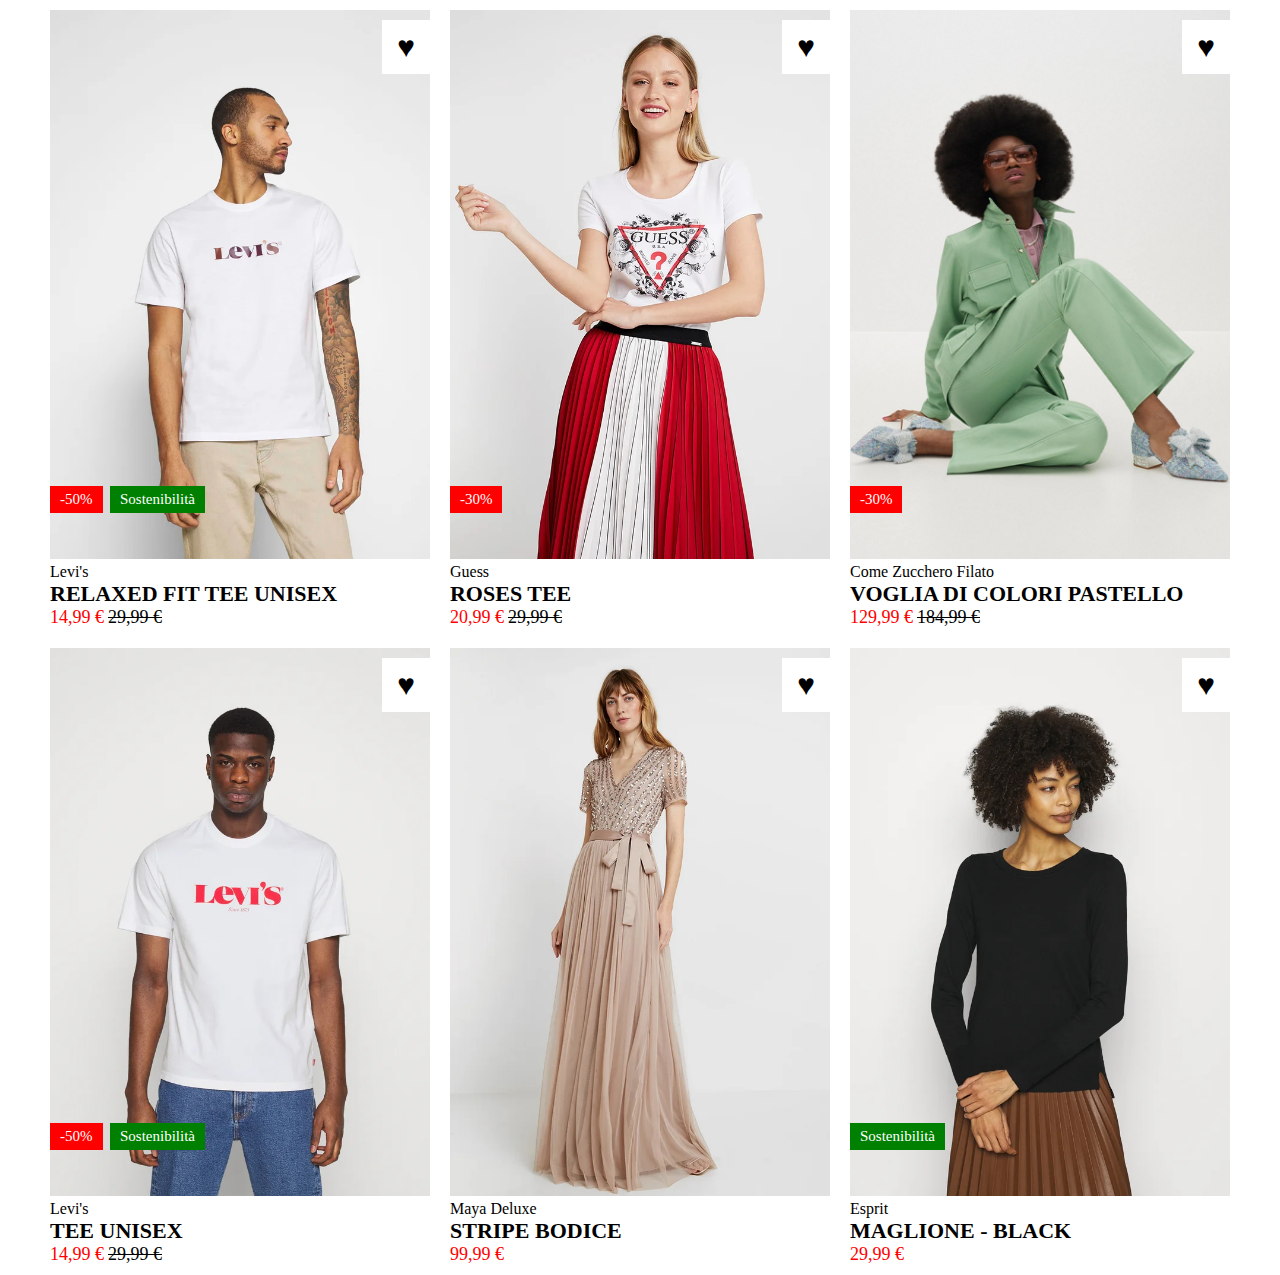
<file: index.html>
<!DOCTYPE html>
<html lang="en">
<head>
    <meta charset="UTF-8">
    <meta name="viewport" content="width=device-width, initial-scale=1.0">
    <link rel="stylesheet" href="./css/style.css">
    <title>Boolando</title>
</head>
<body>
    <div class="container">
        <div class="row">
            <div class="col-33">
                <div class="content">
                    <img src="./img/1.webp" class="main-image" alt="img1">
                    <img src="./img/1b.webp" class="hidden-image" alt="img1b">
                    <div class="heart">&hearts;</div>
                    <div class="label discount">-50%</div>
                    <div class="label sustainability">Sostenibilità</div>
                </div>
                <div class="caption">
                    <p class="brand">Levi's</p>
                    <h3>relaxed fit tee unisex</h3>
                    <span class="new-price">14,99 &euro;</span>
                    <span class="old-price">29,99 &euro;</span>
                </div>
            </div>
            <div class="col-33">
                <div class="content">
                    <img src="./img/2.webp" class="main-image" alt="img2">
                    <img src="./img/2b.webp" class="hidden-image" alt="img2b">
                    <div class="heart">&hearts;</div>
                    <div class="label discount">-30%</div>
                </div>
                <div class="caption">
                    <p class="brand">Guess</p>
                    <h3>roses tee</h3>
                    <span class="new-price">20,99 &euro;</span>
                    <span class="old-price">29,99 &euro;</span>
                </div>
            </div>
            <div class="col-33">
                <div class="content">
                    <img src="./img/3.webp" class="main-image" alt="img3">
                    <img src="./img/3b.webp" class="hidden-image" alt="img3b">
                    <div class="heart">&hearts;</div>
                    <div class="label discount">-30%</div>
                </div>
                <div class="caption">
                    <p class="brand">Come Zucchero Filato</p>
                    <h3>voglia di colori pastello</h3>
                    <span class="new-price">129,99 &euro;</span>
                    <span class="old-price">184,99 &euro;</span>
                </div>
            </div>
            <div class="col-33">
                <div class="content">
                    <img src="./img/4.webp" class="main-image" alt="img4">
                    <img src="./img/4b.webp" class="hidden-image" alt="img4b">
                    <div class="heart">&hearts;</div>
                    <div class="label discount">-50%</div>
                    <div class="label sustainability">Sostenibilità</div>
                </div>
                <div class="caption">
                    <p class="brand">Levi's</p>
                    <h3>tee unisex</h3>
                    <span class="new-price">14,99 &euro;</span>
                    <span class="old-price">29,99 &euro;</span>
                </div>
            </div>
            <div class="col-33">
                <div class="content">
                    <img src="./img/5.webp" class="main-image" alt="img5">
                    <img src="./img/5b.webp" class="hidden-image" alt="img5b">
                    <div class="heart">&hearts;</div>
                </div>
                <div class="caption">
                    <p class="brand">Maya Deluxe</p>
                    <h3>stripe bodice</h3>
                    <span class="new-price">99,99 &euro;</span>
                </div>
            </div>
            <div class="col-33">
                <div class="content">
                    <img src="./img/6.webp" class="main-image" alt="img6">
                    <img src="./img/6b.webp" class="hidden-image" alt="img6b">
                    <div class="heart">&hearts;</div>
                    <div class="label sustainability" id="img-6">Sostenibilità</div>
                </div>
                <div class="caption">
                    <p class="brand">Esprit</p>
                    <h3>maglione - black</h3>
                    <span class="new-price">29,99 &euro;</span>
                </div>
            </div>
        </div>
    </div>
</body>
</html>
</file>
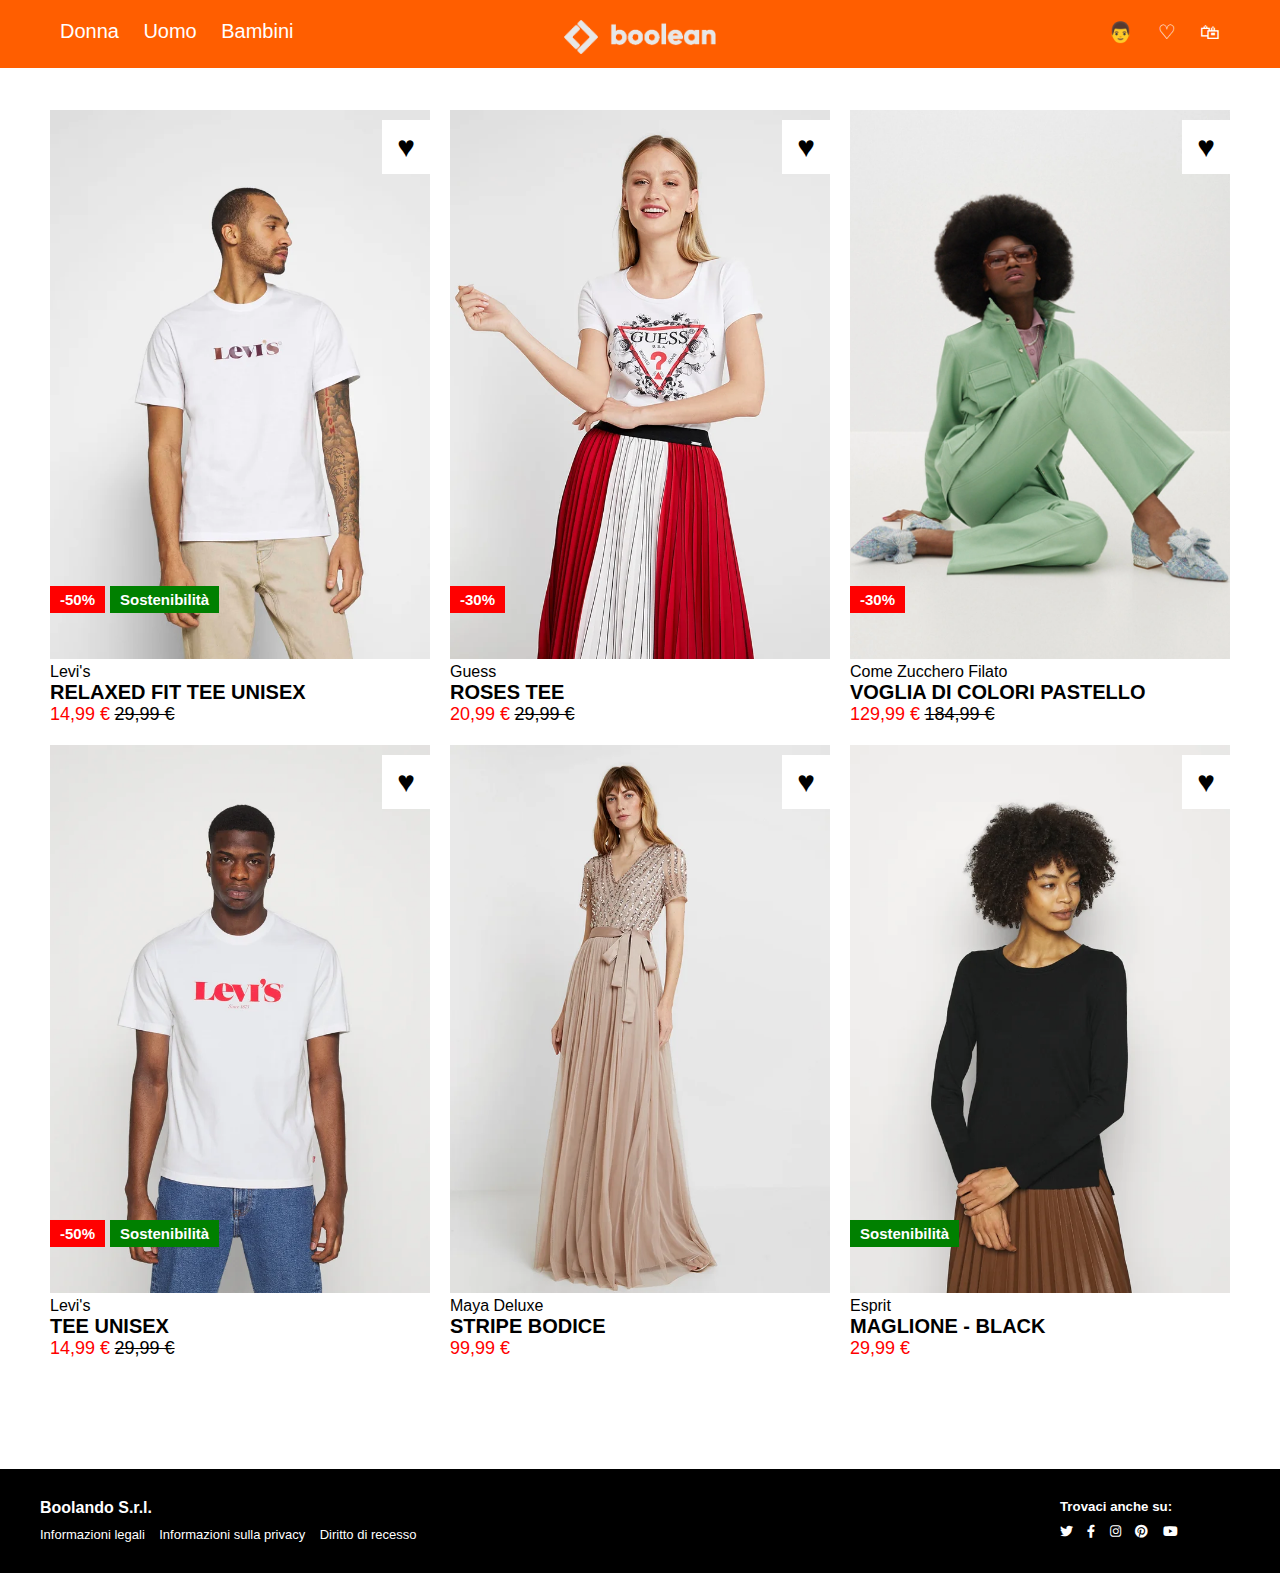
<file: bonus/index.html>
<!DOCTYPE html>
<html lang="en">
<head>
    <meta charset="UTF-8">
    <meta name="viewport" content="width=device-width, initial-scale=1.0">
    <link rel="stylesheet" href="./css/style.css">
    <link rel='stylesheet' href='https://cdnjs.cloudflare.com/ajax/libs/font-awesome/5.15.1/css/all.min.css'>
    <title>Boolando</title>
</head>
<body>
    <header>
        <div class="container">
            <div class="row">
                <div class="col-33">
                    <div class="header-list">
                        <ul>
                            <li><a href="#">Donna</a></li>
                            <li><a href="#">Uomo</a></li>
                            <li><a href="#">Bambini</a></li>
                        </ul>
                    </div>
                </div>
                <div class="col-33">
                    <div class="logo" >
                        <img src="./img/boolean-logo.png" alt="logo">
                    </div>
                </div>
                <div class="col-33 text-right">
                    <div class="header-list">
                        <ul>
                            <li><a href="#">&#128104;</a></li>
                            <li><a href="#">&#9825;</a></li>
                            <li><a href="#">&#128717;</a></li>
                        </ul>
                    </div>
                </div>
            </div>
        </div>
    </header>
    <main>
        <div class="container" id="container">
            <div class="row">
                <div class="col-33">
                    <div class="content">
                        <img src="./img/1.webp" class="main-image" alt="img1">
                        <img src="./img/1b.webp" class="hidden-image" alt="img1b">
                        <div class="heart">&hearts;</div>
                        <div class="label discount">-50%</div>
                        <div class="label sustainability">Sostenibilità</div>
                    </div>
                    <div class="caption">
                        <p class="brand">Levi's</p>
                        <h3>relaxed fit tee unisex</h3>
                        <span class="new-price">14,99 &euro;</span>
                        <span class="old-price">29,99 &euro;</span>
                    </div>
                </div>
                <div class="col-33">
                    <div class="content">
                        <img src="./img/2.webp" class="main-image" alt="img2">
                        <img src="./img/2b.webp" class="hidden-image" alt="img2b">
                        <div class="heart">&hearts;</div>
                        <div class="label discount">-30%</div>
                    </div>
                    <div class="caption">
                        <p class="brand">Guess</p>
                        <h3>roses tee</h3>
                        <span class="new-price">20,99 &euro;</span>
                        <span class="old-price">29,99 &euro;</span>
                    </div>
                </div>
                <div class="col-33">
                    <div class="content">
                        <img src="./img/3.webp" class="main-image" alt="img3">
                        <img src="./img/3b.webp" class="hidden-image" alt="img3b">
                        <div class="heart">&hearts;</div>
                        <div class="label discount">-30%</div>
                    </div>
                    <div class="caption">
                        <p class="brand">Come Zucchero Filato</p>
                        <h3>voglia di colori pastello</h3>
                        <span class="new-price">129,99 &euro;</span>
                        <span class="old-price">184,99 &euro;</span>
                    </div>
                </div>
                <div class="col-33">
                    <div class="content">
                        <img src="./img/4.webp" class="main-image" alt="img4">
                        <img src="./img/4b.webp" class="hidden-image" alt="img4b">
                        <div class="heart">&hearts;</div>
                        <div class="label discount">-50%</div>
                        <div class="label sustainability">Sostenibilità</div>
                    </div>
                    <div class="caption">
                        <p class="brand">Levi's</p>
                        <h3>tee unisex</h3>
                        <span class="new-price">14,99 &euro;</span>
                        <span class="old-price">29,99 &euro;</span>
                    </div>
                </div>
                <div class="col-33">
                    <div class="content">
                        <img src="./img/5.webp" class="main-image" alt="img5">
                        <img src="./img/5b.webp" class="hidden-image" alt="img5b">
                        <div class="heart">&hearts;</div>
                    </div>
                    <div class="caption">
                        <p class="brand">Maya Deluxe</p>
                        <h3>stripe bodice</h3>
                        <span class="new-price">99,99 &euro;</span>
                    </div>
                </div>
                <div class="col-33">
                    <div class="content">
                        <img src="./img/6.webp" class="main-image" alt="img6">
                        <img src="./img/6b.webp" class="hidden-image" alt="img6b">
                        <div class="heart">&hearts;</div>
                        <div class="label sustainability" id="img-6">Sostenibilità</div>
                    </div>
                    <div class="caption">
                        <p class="brand">Esprit</p>
                        <h3>maglione - black</h3>
                        <span class="new-price">29,99 &euro;</span>
                    </div>
                </div>
            </div>
        </div>
    </main>
    <footer>
        <div class="container">
            <div class="row">
                <div class="col-85">
                    <h4>Boolando S.r.l.</h4>
                    <div class="footer-list">
                        <ul>
                            <li>Informazioni legali</li>
                            <li>Informazioni sulla privacy</li>
                            <li>Diritto di recesso</li>
                        </ul>
                    </div>
                </div>
                <div class="col-15">
                    <h5>Trovaci anche su:</h5>
                    <div class="footer-list">
                        <ul>
                            <li> <span><i class="fab fa-twitter"></i></span></li>
                            <li> <span><i class="fab fa-facebook-f"></i></span></li>
                            <li> <span><i class="fab fa-instagram"></i></span></li>
                            <li> <span><i class="fab fa-pinterest"></i></span></li>
                            <li> <span><i class="fab fa-youtube"></i></span></li>
                        </ul>
                    </div>
                </div>
            </div>
        </div>
    </footer>
</body>
</html>
</file>
<file: css/style.css>
*{
    margin: 0;
    padding: 0;
    box-sizing: border-box;
}

/* LAYOUT CLASSES */

.container{
    width: 1200px;
    margin: 0 auto;
}

.row{
    display: flex;
    flex-wrap: wrap;
}

.col-33{
    margin: 10px;
    width: calc(100% / 3 - 20px);
}

/* END LAYOUT CLASSES */

.content{
    position: relative;
}

.content img{
    width: 100%;
}

.heart{
    font-size: 30px;
    padding: 10px 15px;
    background-color: white;
    position: absolute;
    top: 10px;
    right: 0;
}

.discount{
    background-color: red;
    left: 0;
}

.sustainability{
    background-color: green;
    left: 60px;
}

.label{
    font-size: 15px;
    padding: 5px 10px;
    color: white;
    position: absolute;
    bottom: 50px;
}

h3{
    text-transform: uppercase;
    font-size: 22px;
}

.new-price{
    color: red;
    font-size: 18px;
}

.old-price{
    text-decoration: line-through;
    font-size: 18px;
}

#img-6{
    left: 0;
}

.hidden-image{
    display: none;
}

.content:hover .main-image{
    display: none;
}

.content:hover .hidden-image{
    display: block;
}
</file>
<file: bonus/css/style.css>
*{
    margin: 0;
    padding: 0;
    box-sizing: border-box;
    font-family: "Arial", sans-serif;
}

/* UTILITY CLASSES */

.text-right{
    text-align: right;
}

/* LAYOUT CLASSES */

.container{
    max-width: 1200px;
    margin: 0 auto;
}

#container{
    padding: 100px 0;
}

.row{
    display: flex;
    flex-wrap: wrap;
}

.col-33{
    margin: 10px;
    width: calc(100% / 3 - 20px);
}

.col-85{
    width: 85%;
}

.col-15{
    width: 15%;
}

/* END LAYOUT CLASSES */

.content{
    position: relative;
}

img{
    width: 100%;
}

.heart{
    font-size: 30px;
    padding: 10px 15px;
    background-color: white;
    position: absolute;
    top: 10px;
    right: 0;
}

.discount{
    background-color: red;
    left: 0;
}

.sustainability{
    background-color: green;
    left: 60px;
}

.label{
    font-size: 15px;
    font-weight: 700;
    padding: 5px 10px;
    color: white;
    position: absolute;
    bottom: 50px;
}

h3{
    text-transform: uppercase;
    font-size: 20px;
}

.new-price{
    color: red;
    font-size: 18px;
}

.old-price{
    text-decoration: line-through;
    font-size: 18px;
}

#img-6{
    left: 0;
}

.hidden-image{
    display: none;
}

.content:hover .main-image{
    display: none;
}

.content:hover .hidden-image{
    display: inline-block;
}

.heart:hover{
    color: red;
}

header{
    position: fixed;
    width: 100%;
    background-color: rgb(255, 94, 0);
    z-index: 1;
    padding-top: 10px;
}

ul li{
    list-style-type: none;
    display: inline-block;
}

a{
    color: white;
    text-decoration: none;
}

.header-list ul li{
    font-size: 20px;
    padding: 0 10px;
}

.logo{
    width: 40%;
    margin: 0 auto;
}

footer{
    background-color: black;
    color: white;
    padding: 30px 0;
}

.footer-list ul li{
    font-size: 13px;
    padding-top: 10px;
    padding-right: 10px;
}
</file>
